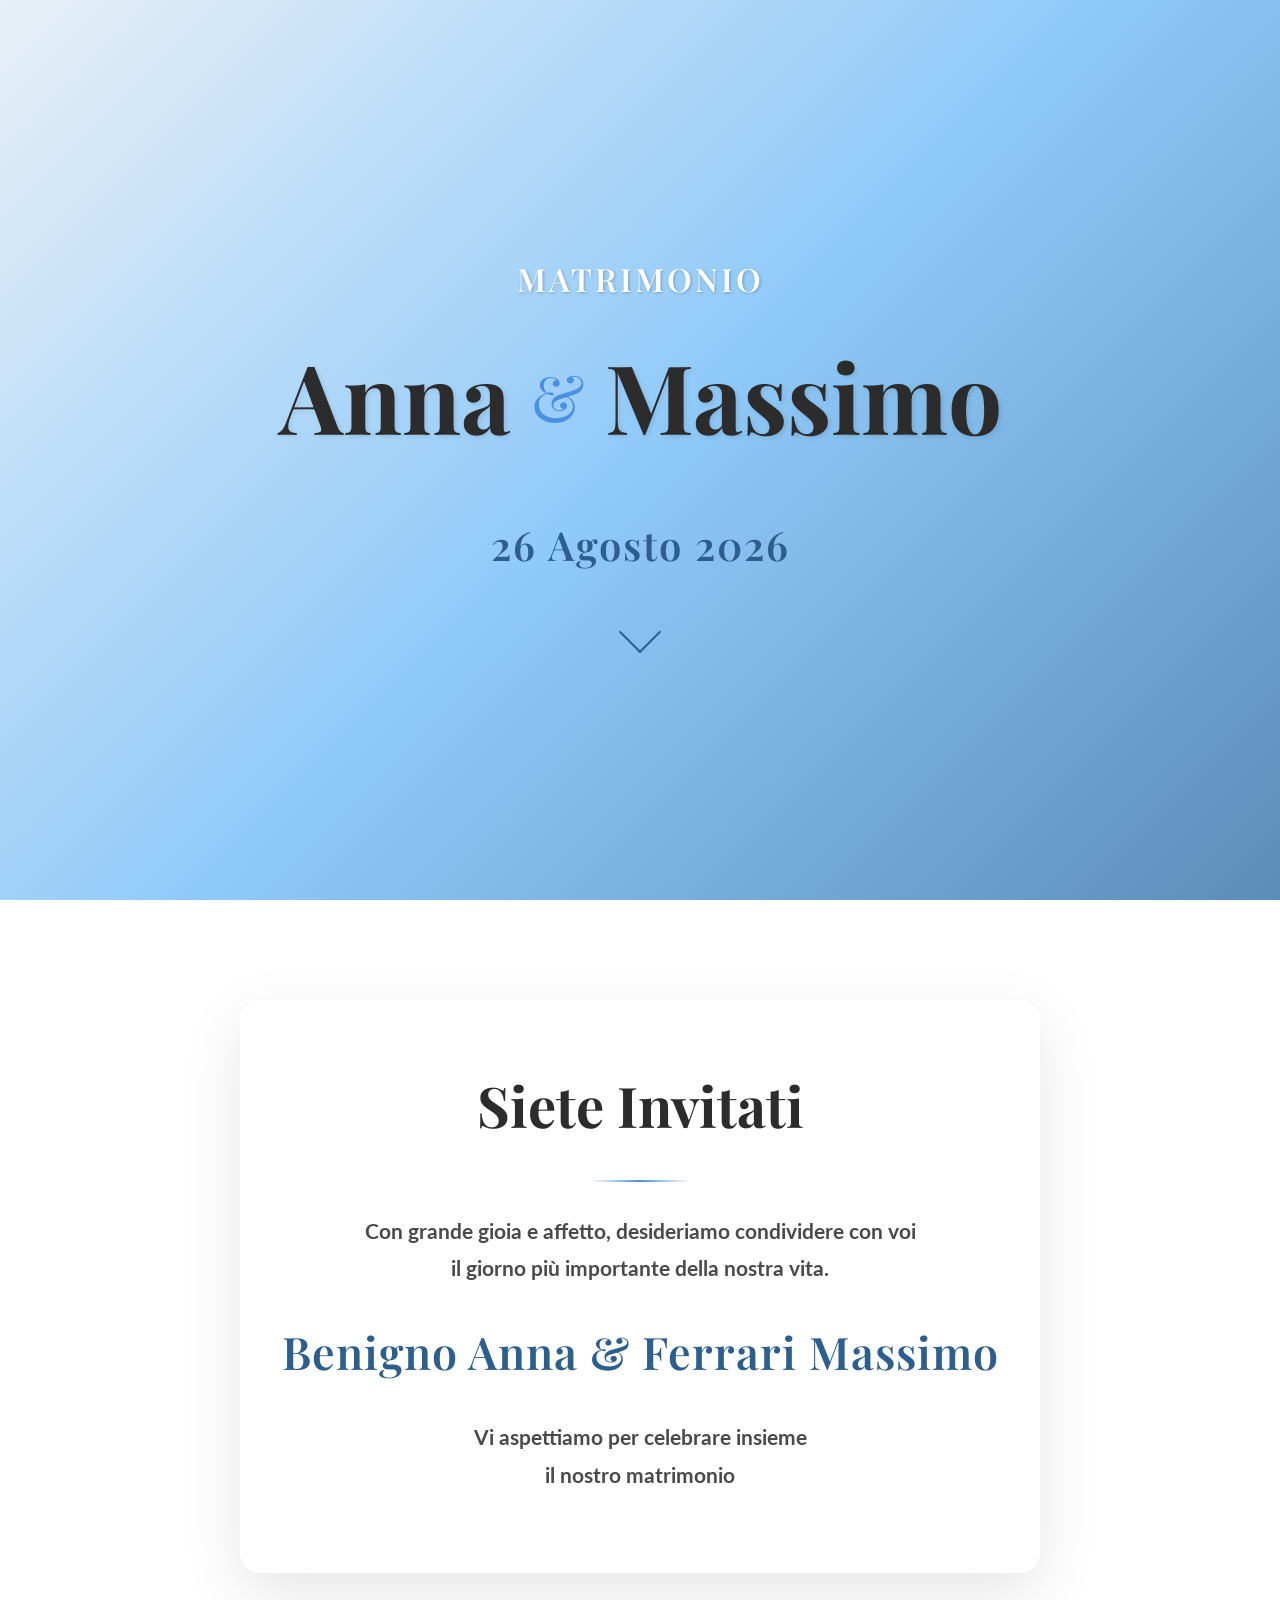
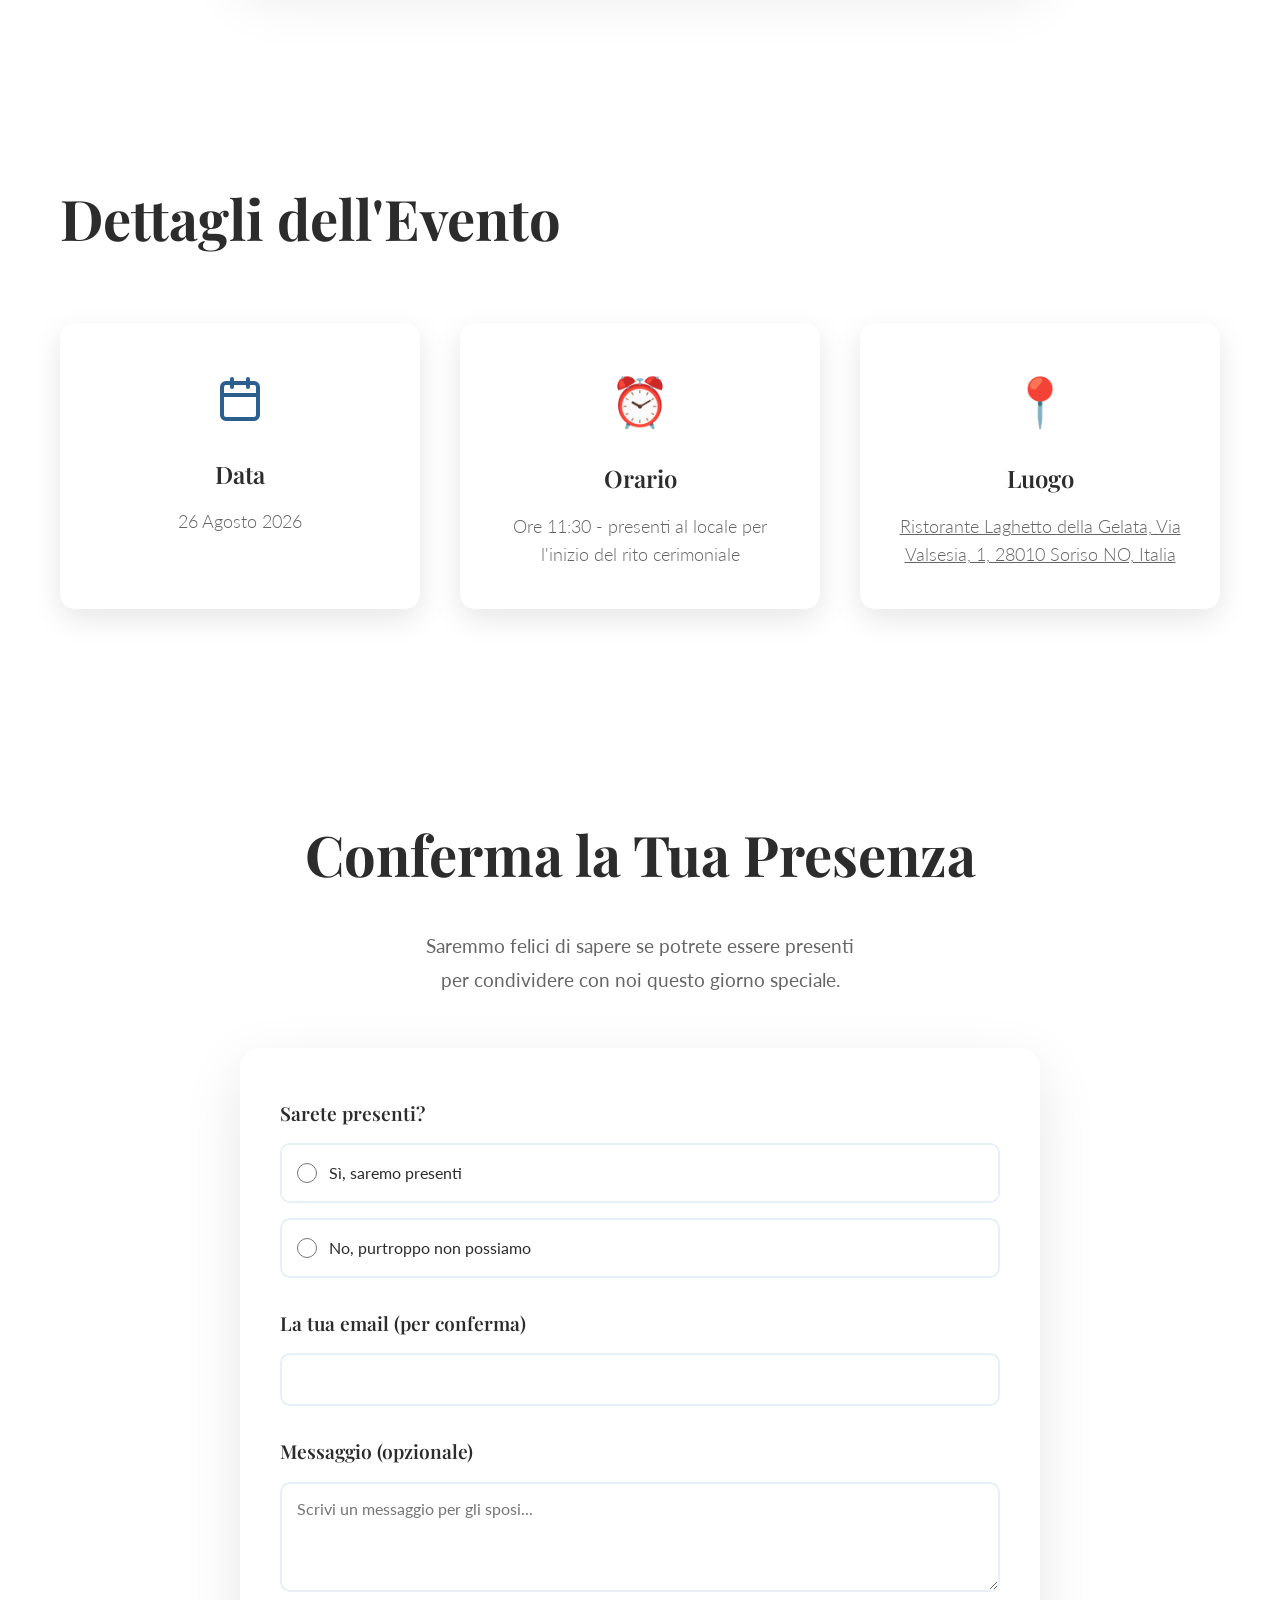
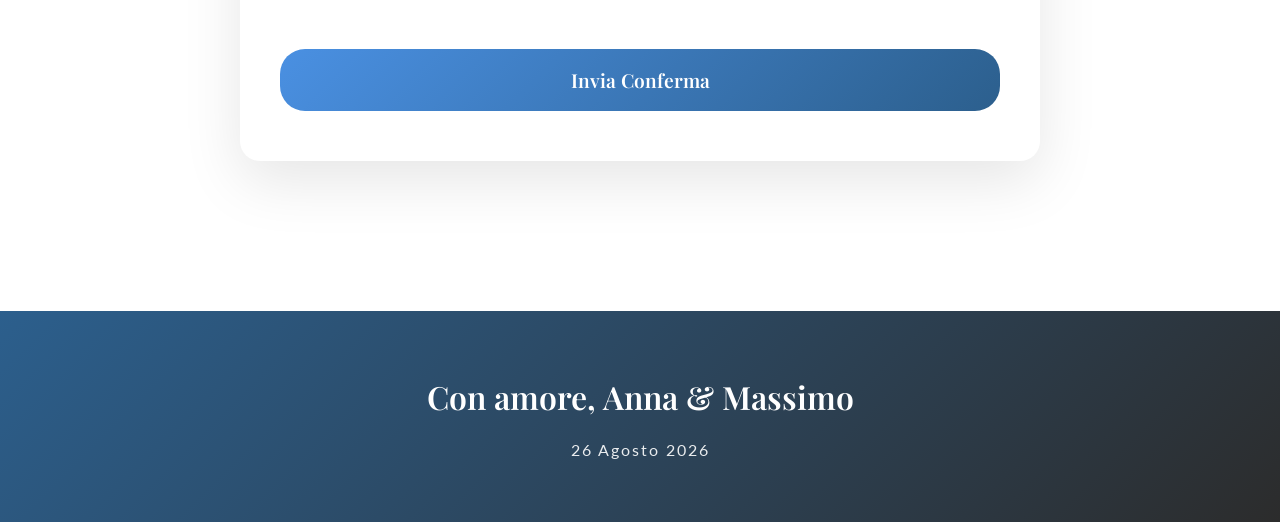
<file: index.html>
<!DOCTYPE html>
<html lang="it">
<head>
    <meta charset="UTF-8">
    <meta name="viewport" content="width=device-width, initial-scale=1.0">
    <meta name="description" content="Invito al matrimonio di Benigno Anna e Massimo Ferrari - 26 Agosto 2026">
    <title>Anna & Massimo - Il Nostro Matrimonio</title>
    <link rel="stylesheet" href="styles.css">
    <link rel="preconnect" href="https://fonts.googleapis.com">
    <link rel="preconnect" href="https://fonts.gstatic.com" crossorigin>
    <link href="https://fonts.googleapis.com/css2?family=Playfair+Display:wght@400;600;700&family=Lato:wght@300;400;700&display=swap" rel="stylesheet">
</head>
<body>
    <!-- Hero Section con animazione iniziale -->
    <section class="hero" id="hero">
        <div class="hero-overlay"></div>
        <div class="hero-content">
            <p class="wedding-subtitle">Matrimonio</p>
            <div class="names-container">
                <h1 class="name name-1">Anna</h1>
                <div class="ampersand">&</div>
                <h1 class="name name-2">Massimo</h1>
            </div>
            <div class="date-container">
                <p class="date-text">26 Agosto 2026</p>
            </div>
            <div class="scroll-indicator">
                <div class="scroll-arrow"></div>
            </div>
        </div>
        <div class="floating-hearts">
            <span class="heart">💕</span>
            <span class="heart">💕</span>
            <span class="heart">💕</span>
            <span class="heart">💕</span>
            <span class="heart">💕</span>
        </div>
    </section>

    <!-- Sezione Invito -->
    <section class="invitation-section" id="invitation">
        <div class="container">
            <div class="invitation-card">
                <div class="card-content">
                    <h2 class="section-title">Siete Invitati</h2>
                    <div class="divider"></div>
                    <p class="invitation-text">
                        Con grande gioia e affetto, desideriamo condividere con voi<br>
                        il giorno più importante della nostra vita.
                    </p>
                    <p class="couple-names">Benigno Anna & Ferrari Massimo</p>
                    <p class="invitation-text">
                        Vi aspettiamo per celebrare insieme<br>
                        il nostro matrimonio
                    </p>
                </div>
            </div>
        </div>
    </section>

    <!-- Sezione Dettagli Evento -->
    <section class="details-section" id="details">
        <div class="container">
            <h2 class="section-title">Dettagli dell'Evento</h2>
            <div class="details-grid">
                <div class="detail-card">
                    <div class="detail-icon detail-icon-calendar" aria-hidden="true">
                        <svg xmlns="http://www.w3.org/2000/svg" viewBox="0 0 24 24" fill="none" stroke="currentColor" stroke-width="2" stroke-linecap="round" stroke-linejoin="round">
                            <rect x="3" y="4" width="18" height="18" rx="2" ry="2"/>
                            <line x1="16" y1="2" x2="16" y2="6"/>
                            <line x1="8" y1="2" x2="8" y2="6"/>
                            <line x1="3" y1="10" x2="21" y2="10"/>
                        </svg>
                    </div>
                    <h3>Data</h3>
                    <p>26 Agosto 2026</p>
                </div>
                <div class="detail-card">
                    <div class="detail-icon">⏰</div>
                    <h3>Orario</h3>
                    <p>Ore 11:30 - presenti al locale per l'inizio del rito cerimoniale</p>
                </div>
                <div class="detail-card">
                    <div class="detail-icon">📍</div>
                    <h3>Luogo</h3>
                    <p>
                        <a href="https://www.google.com/maps?q=Ristorante+Laghetto+della+Gelata,+Via+Valsesia,+1,+28010+Soriso+NO,+Italia"
                           target="_blank" rel="noopener noreferrer"
                           style="color: inherit; text-decoration: underline;">
                            Ristorante Laghetto della Gelata, Via Valsesia, 1, 28010 Soriso NO, Italia
                        </a>
                    </p>
                </div>
            </div>
        </div>
    </section>

    <!-- Sezione Form Conferma Presenza -->
    <section class="contact-section" id="contact">
        <div class="container">
            <h2 class="section-title">Conferma la Tua Presenza</h2>
            <p class="contact-text">
                Saremmo felici di sapere se potrete essere presenti<br>
                per condividere con noi questo giorno speciale.
            </p>
            
            <form id="rsvpForm" class="rsvp-form">
                <!-- Presenza Sì/No -->
                <div class="form-group">
                    <label class="form-label">Sarete presenti?</label>
                    <div class="radio-group">
                        <label class="radio-label">
                            <input type="radio" name="presence" value="yes" required>
                            <span class="radio-custom">Sì, saremo presenti</span>
                        </label>
                        <label class="radio-label">
                            <input type="radio" name="presence" value="no" required>
                            <span class="radio-custom">No, purtroppo non possiamo</span>
                        </label>
                    </div>
                </div>

                <!-- Numero di presenti (solo se presenti = sì) -->
                <div class="form-group" id="numberGroup" style="display: none;">
                    <label for="numberOfGuests" class="form-label">Quante persone?</label>
                    <select id="numberOfGuests" name="numberOfGuests" class="form-input">
                        <option value="">Seleziona il numero</option>
                        <option value="1">1 persona</option>
                        <option value="2">2 persone</option>
                        <option value="3">3 persone</option>
                        <option value="4">4 persone</option>
                        <option value="5">5 persone</option>
                        <option value="6">6 persone</option>
                    </select>
                </div>

                <!-- Campi dinamici per nomi e allergie -->
                <div id="guestsContainer" class="guests-container"></div>

                <!-- Email di contatto -->
                <div class="form-group">
                    <label for="contactEmail" class="form-label">La tua email (per conferma)</label>
                    <input type="email" id="contactEmail" name="contactEmail" class="form-input" required>
                </div>

                <!-- Messaggio opzionale -->
                <div class="form-group">
                    <label for="message" class="form-label">Messaggio (opzionale)</label>
                    <textarea id="message" name="message" class="form-textarea" rows="4" placeholder="Scrivi un messaggio per gli sposi..."></textarea>
                </div>

                <!-- Bottone submit -->
                <button type="submit" class="submit-btn">
                    <span>Invia Conferma</span>
                </button>
            </form>

            <!-- Messaggio di successo -->
            <div id="successMessage" class="success-message" style="display: none;">
                <div class="success-icon">✓</div>
                <h3>Grazie per la tua conferma!</h3>
                <p>La tua risposta è stata registrata con successo.</p>
            </div>
        </div>
    </section>

    <!-- Footer -->
    <footer class="footer">
        <div class="container">
            <p class="footer-text">Con amore, Anna & Massimo</p>
            <p class="footer-date">26 Agosto 2026</p>
        </div>
    </footer>

    <script src="script.js"></script>
</body>
</html>
</file>
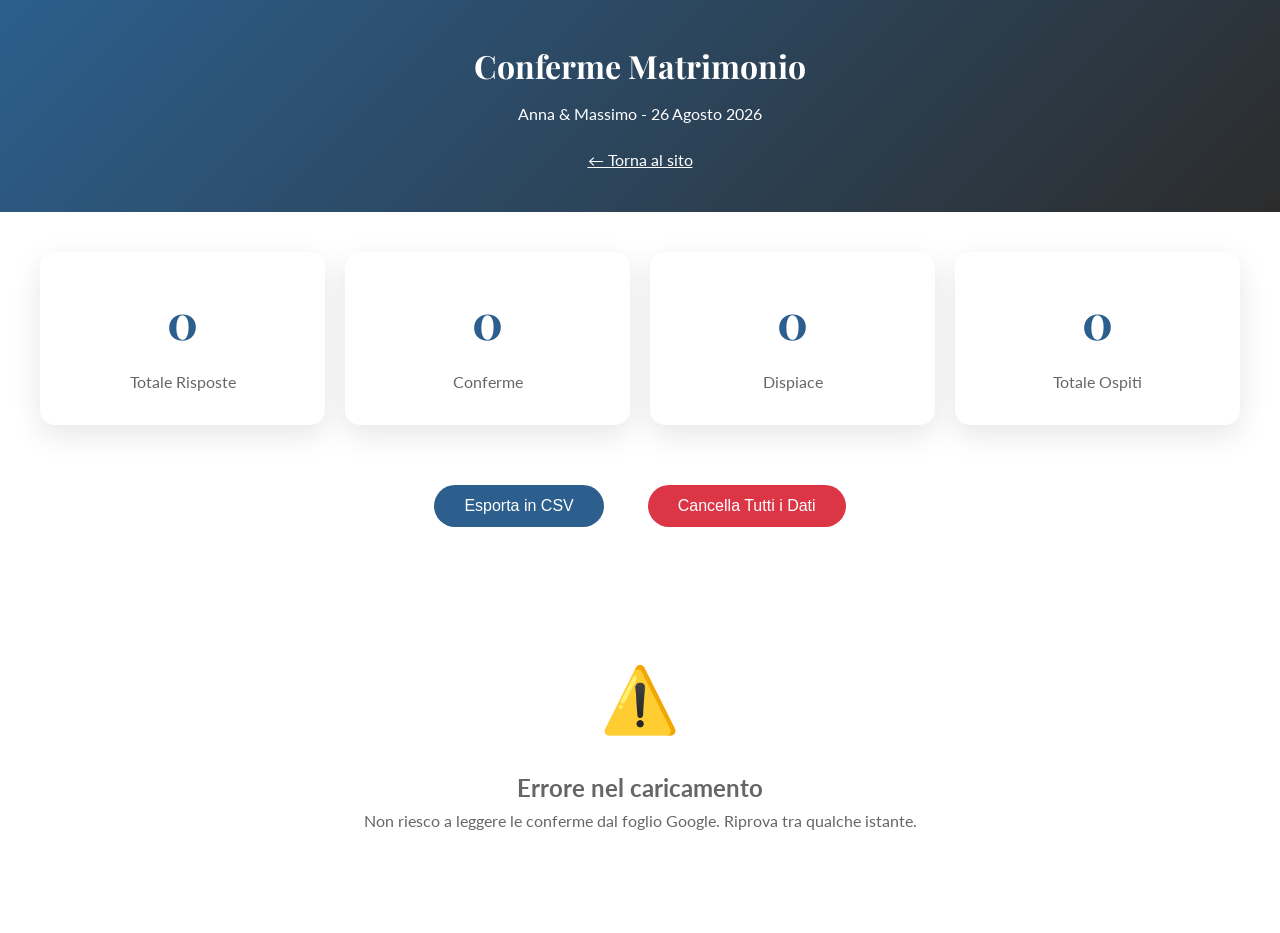
<file: admin.html>
<!DOCTYPE html>
<html lang="it">
<head>
    <meta charset="UTF-8">
    <meta name="viewport" content="width=device-width, initial-scale=1.0">
    <title>Conferme Matrimonio - Admin</title>
    <link rel="stylesheet" href="styles.css">
    <link rel="preconnect" href="https://fonts.googleapis.com">
    <link rel="preconnect" href="https://fonts.gstatic.com" crossorigin>
    <link href="https://fonts.googleapis.com/css2?family=Playfair+Display:wght@400;600;700&family=Lato:wght@300;400;700&display=swap" rel="stylesheet">
    <style>
        .admin-header {
            background: linear-gradient(135deg, var(--secondary-color) 0%, var(--text-dark) 100%);
            color: var(--white);
            padding: 40px 20px;
            text-align: center;
        }
        .admin-header h1 {
            font-family: var(--font-serif);
            margin-bottom: 10px;
        }
        .stats-container {
            display: grid;
            grid-template-columns: repeat(auto-fit, minmax(200px, 1fr));
            gap: 20px;
            margin: 40px 20px;
            max-width: 1200px;
            margin-left: auto;
            margin-right: auto;
        }
        .stat-card {
            background: var(--white);
            padding: 30px;
            border-radius: 15px;
            box-shadow: 0 10px 30px var(--shadow);
            text-align: center;
        }
        .stat-number {
            font-size: 3rem;
            font-weight: 700;
            color: var(--secondary-color);
            font-family: var(--font-serif);
        }
        .stat-label {
            color: var(--text-light);
            margin-top: 10px;
        }
        .rsvps-container {
            max-width: 1200px;
            margin: 40px auto;
            padding: 0 20px;
        }
        .rsvp-item {
            background: var(--white);
            padding: 30px;
            margin-bottom: 20px;
            border-radius: 15px;
            box-shadow: 0 5px 15px var(--shadow);
            border-left: 4px solid var(--gold);
        }
        .rsvp-header {
            display: flex;
            justify-content: space-between;
            align-items: center;
            margin-bottom: 20px;
            flex-wrap: wrap;
            gap: 10px;
        }
        .rsvp-status {
            padding: 8px 20px;
            border-radius: 20px;
            font-weight: 600;
            font-size: 0.9rem;
        }
        .status-yes {
            background: #d4edda;
            color: #155724;
        }
        .status-no {
            background: #f8d7da;
            color: #721c24;
        }
        .guest-list {
            margin-top: 20px;
        }
        .guest-item {
            padding: 15px;
            background: var(--accent-color);
            margin-bottom: 10px;
            border-radius: 10px;
            display: grid;
            grid-template-columns: 1fr 1fr auto;
            gap: 15px;
            align-items: center;
        }
        .guest-name {
            font-weight: 600;
            color: var(--text-dark);
        }
        .guest-allergies {
            color: var(--text-light);
            font-style: italic;
        }
        .no-allergies {
            color: #999;
            font-size: 0.9rem;
        }
        .rsvp-message {
            margin-top: 15px;
            padding: 15px;
            background: #f8f9fa;
            border-radius: 8px;
            font-style: italic;
            color: var(--text-light);
        }
        .empty-state {
            text-align: center;
            padding: 60px 20px;
            color: var(--text-light);
        }
        .empty-state-icon {
            font-size: 4rem;
            margin-bottom: 20px;
        }
        .export-btn {
            background: var(--secondary-color);
            color: var(--white);
            border: none;
            padding: 12px 30px;
            border-radius: 25px;
            cursor: pointer;
            font-size: 1rem;
            margin: 20px;
            transition: background 0.3s;
        }
        .export-btn:hover {
            background: var(--text-dark);
        }
        @media (max-width: 768px) {
            .guest-item {
                grid-template-columns: 1fr;
                gap: 10px;
            }
            .rsvp-header {
                flex-direction: column;
                align-items: flex-start;
            }
        }
    </style>
</head>
<body>
    <div class="admin-header">
        <h1>Conferme Matrimonio</h1>
        <p>Anna & Massimo - 26 Agosto 2026</p>
        <a href="index.html" style="color: var(--white); text-decoration: underline; margin-top: 20px; display: inline-block;">← Torna al sito</a>
    </div>

    <div class="stats-container">
        <div class="stat-card">
            <div class="stat-number" id="totalRSVPs">0</div>
            <div class="stat-label">Totale Risposte</div>
        </div>
        <div class="stat-card">
            <div class="stat-number" id="totalYes">0</div>
            <div class="stat-label">Conferme</div>
        </div>
        <div class="stat-card">
            <div class="stat-number" id="totalNo">0</div>
            <div class="stat-label">Dispiace</div>
        </div>
        <div class="stat-card">
            <div class="stat-number" id="totalGuests">0</div>
            <div class="stat-label">Totale Ospiti</div>
        </div>
    </div>

    <div style="text-align: center;">
        <button class="export-btn" onclick="exportToCSV()">Esporta in CSV</button>
        <button class="export-btn" onclick="clearAllData()" style="background: #dc3545;">Cancella Tutti i Dati</button>
    </div>

    <div class="rsvps-container" id="rsvpsContainer">
        <!-- Le conferme verranno caricate qui dinamicamente -->
    </div>

    <script src="admin.js"></script>
</body>
</html>
</file>
<file: styles.css>
/* Reset e Variabili */
* {
    margin: 0;
    padding: 0;
    box-sizing: border-box;
}

:root {
    --primary-color: #5b8db8;
    --secondary-color: #2c5f8d;
    --accent-color: #e8f0f7;
    --text-dark: #2c2c2c;
    --text-light: #666;
    --white: #ffffff;
    --gold: #4a90e2;
    --shadow: rgba(0, 0, 0, 0.1);
    --font-serif: 'Playfair Display', serif;
    --font-sans: 'Lato', sans-serif;
}

body {
    font-family: var(--font-sans);
    color: var(--text-dark);
    line-height: 1.6;
    overflow-x: hidden;
}

.container {
    max-width: 1200px;
    margin: 0 auto;
    padding: 0 20px;
}

/* Hero Section */
.hero {
    position: relative;
    height: 100vh;
    display: flex;
    align-items: center;
    justify-content: center;
    background: linear-gradient(135deg, #e8f0f7 0%, #90caf9 50%, #5b8db8 100%);
    overflow: hidden;
}

.hero-overlay {
    position: absolute;
    top: 0;
    left: 0;
    width: 100%;
    height: 100%;
    background: url('data:image/svg+xml,<svg width="100" height="100" xmlns="http://www.w3.org/2000/svg"><defs><pattern id="grain" width="100" height="100" patternUnits="userSpaceOnUse"><circle cx="25" cy="25" r="1" fill="%23ffffff" opacity="0.1"/><circle cx="75" cy="75" r="1" fill="%23ffffff" opacity="0.1"/></pattern></defs><rect width="100" height="100" fill="url(%23grain)"/></svg>');
    opacity: 0.3;
}

.hero-content {
    position: relative;
    z-index: 2;
    text-align: center;
    animation: fadeInUp 1.5s ease-out;
}

.names-container {
    display: flex;
    align-items: center;
    justify-content: center;
    flex-wrap: wrap;
    gap: 20px;
    margin-bottom: 30px;
}

.wedding-subtitle {
    font-family: var(--font-serif);
    font-size: clamp(1.2rem, 3vw, 2rem);
    color: #ffffff;
    font-weight: 600;
    letter-spacing: 3px;
    text-transform: uppercase;
    text-shadow: 1px 1px 3px rgba(0, 0, 0, 0.25);
    opacity: 0;
    margin-bottom: 15px;
    animation: fadeIn 1s ease-out 1s forwards;
}

.name {
    font-family: var(--font-serif);
    font-size: clamp(3rem, 8vw, 6rem);
    font-weight: 700;
    color: var(--text-dark);
    opacity: 0;
    animation: slideInFade 1s ease-out forwards;
    text-shadow: 2px 2px 4px rgba(0, 0, 0, 0.1);
}

.name-1 {
    animation-delay: 0.3s;
}

.name-2 {
    animation-delay: 0.6s;
}

.ampersand {
    font-family: var(--font-serif);
    font-size: clamp(2rem, 6vw, 4rem);
    color: var(--gold);
    font-weight: 400;
    opacity: 0;
    animation: scaleIn 0.8s ease-out 0.9s forwards;
    transform: scale(0);
}

.date-container {
    margin-top: 40px;
    opacity: 0;
    animation: fadeIn 1s ease-out 1.2s forwards;
}

.date-text {
    font-family: var(--font-serif);
    font-size: clamp(1.5rem, 4vw, 2.5rem);
    color: var(--secondary-color);
    font-weight: 600;
    letter-spacing: 2px;
}

.scroll-indicator {
    margin: 40px auto 0;
    width: 30px;
    opacity: 0;
    animation: fadeIn 1s ease-out 2s forwards;
}

.scroll-arrow {
    width: 30px;
    height: 30px;
    border-right: 2px solid var(--secondary-color);
    border-bottom: 2px solid var(--secondary-color);
    transform: rotate(45deg);
    animation: bounce 2s infinite;
}

/* Floating Hearts Animation */
.floating-hearts {
    position: absolute;
    width: 100%;
    height: 100%;
    overflow: hidden;
    z-index: 1;
}

.heart {
    position: absolute;
    font-size: 20px;
    opacity: 0;
    animation: float 15s infinite;
}

.heart:nth-child(1) {
    left: 10%;
    animation-delay: 0s;
    animation-duration: 12s;
}

.heart:nth-child(2) {
    left: 30%;
    animation-delay: 2s;
    animation-duration: 14s;
}

.heart:nth-child(3) {
    left: 50%;
    animation-delay: 4s;
    animation-duration: 13s;
}

.heart:nth-child(4) {
    left: 70%;
    animation-delay: 1s;
    animation-duration: 15s;
}

.heart:nth-child(5) {
    left: 90%;
    animation-delay: 3s;
    animation-duration: 11s;
}

/* Sezione Invito */
.invitation-section {
    padding: 100px 20px;
    background: var(--white);
    position: relative;
}

.invitation-card {
    max-width: 800px;
    margin: 0 auto;
    padding: 60px 40px;
    background: #ffffff;
    border-radius: 20px;
    box-shadow: 0 20px 60px var(--shadow);
    text-align: center;
    position: relative;
    overflow: hidden;
}

.invitation-card::before {
    content: '';
    position: absolute;
    top: -50%;
    left: -50%;
    width: 200%;
    height: 200%;
    background: radial-gradient(circle, rgba(232, 240, 247, 0.2) 0%, transparent 70%);
    opacity: 0.15;
    animation: rotate 20s linear infinite;
}

.card-content {
    position: relative;
    z-index: 1;
}

.section-title {
    font-family: var(--font-serif);
    font-size: clamp(2rem, 5vw, 3.5rem);
    color: var(--text-dark);
    margin-bottom: 30px;
    font-weight: 700;
}

.divider {
    width: 100px;
    height: 2px;
    background: linear-gradient(to right, transparent, var(--gold), transparent);
    margin: 30px auto;
}

.invitation-text {
    font-size: clamp(1rem, 2.5vw, 1.3rem);
    color: #4a4a4a;
    font-weight: 700;
    line-height: 1.8;
    margin: 20px 0;
}

.couple-names {
    font-family: var(--font-serif);
    font-size: clamp(1.8rem, 4vw, 2.8rem);
    color: var(--secondary-color);
    margin: 30px 0;
    font-weight: 600;
    letter-spacing: 1px;
}

/* Sezione Dettagli */
.details-section {
    padding: 100px 20px;
    background: #ffffff;
}

.details-grid {
    display: grid;
    grid-template-columns: repeat(auto-fit, minmax(250px, 1fr));
    gap: 40px;
    margin-top: 60px;
}

.detail-card {
    background: var(--white);
    padding: 40px 30px;
    border-radius: 15px;
    text-align: center;
    box-shadow: 0 10px 30px var(--shadow);
    transition: transform 0.3s ease, box-shadow 0.3s ease;
}

.detail-card:hover {
    transform: translateY(-10px);
    box-shadow: 0 15px 40px rgba(0, 0, 0, 0.15);
}

.detail-icon {
    display: block;
    width: 100%;
    text-align: center;
    font-size: 3rem;
    min-height: 4.5rem;
    margin-bottom: 20px;
    animation: pulse 2s ease-in-out infinite;
}

.detail-icon-calendar {
    display: flex;
    align-items: center;
    justify-content: center;
    width: 100%;
    min-height: 4.5rem;
    margin-bottom: 20px;
    font-size: 0;
}

.detail-icon-calendar svg {
    width: 3rem;
    height: 3rem;
    color: var(--secondary-color);
}

.detail-card h3 {
    font-family: var(--font-serif);
    font-size: 1.5rem;
    color: var(--text-dark);
    margin-bottom: 15px;
    font-weight: 600;
    text-align: center;
}

.detail-card p {
    font-size: 1.1rem;
    color: var(--text-light);
    font-weight: 300;
}

/* Sezione Contatti */
.contact-section {
    padding: 100px 20px;
    background: var(--white);
    text-align: center;
}

.contact-text {
    font-size: clamp(1rem, 2.5vw, 1.2rem);
    color: var(--text-light);
    line-height: 1.8;
    margin: 30px 0;
    max-width: 600px;
    margin-left: auto;
    margin-right: auto;
}

/* Form RSVP */
.rsvp-form {
    max-width: 800px;
    margin: 50px auto;
    background: #ffffff;
    padding: 50px 40px;
    border-radius: 20px;
    box-shadow: 0 20px 60px var(--shadow);
    text-align: left;
}

.form-group {
    margin-bottom: 30px;
}

.form-label {
    display: block;
    font-family: var(--font-serif);
    font-size: 1.2rem;
    color: var(--text-dark);
    margin-bottom: 15px;
    font-weight: 600;
}

.radio-group {
    display: flex;
    flex-direction: column;
    gap: 15px;
}

.radio-label {
    display: flex;
    align-items: center;
    cursor: pointer;
    padding: 15px;
    background: var(--white);
    border: 2px solid var(--accent-color);
    border-radius: 10px;
    transition: all 0.3s ease;
}

.radio-label:hover {
    border-color: var(--gold);
    background: #ffffff;
}

.radio-label input[type="radio"] {
    margin-right: 12px;
    width: 20px;
    height: 20px;
    cursor: pointer;
    accent-color: var(--gold);
}

.radio-custom {
    font-size: 1rem;
    color: var(--text-dark);
}

.radio-label input[type="radio"]:checked + .radio-custom {
    color: var(--secondary-color);
    font-weight: 600;
}

.form-input,
.form-textarea {
    width: 100%;
    padding: 15px;
    border: 2px solid var(--accent-color);
    border-radius: 10px;
    font-family: var(--font-sans);
    font-size: 1rem;
    color: var(--text-dark);
    background: var(--white);
    transition: border-color 0.3s ease;
}

.form-input:focus,
.form-textarea:focus {
    outline: none;
    border-color: var(--gold);
    box-shadow: 0 0 0 3px rgba(91, 141, 184, 0.1);
}

.form-textarea {
    resize: vertical;
    min-height: 100px;
}

.guests-container {
    margin-top: 30px;
}

.guest-fields {
    background: var(--accent-color);
    padding: 25px;
    border-radius: 15px;
    margin-bottom: 20px;
    animation: slideIn 0.3s ease-out;
}

.guest-title {
    font-family: var(--font-serif);
    font-size: 1.3rem;
    color: var(--secondary-color);
    margin-bottom: 20px;
    font-weight: 600;
}

.guest-row {
    display: grid;
    grid-template-columns: 1fr 1fr 1.5fr;
    gap: 15px;
    margin-bottom: 15px;
    align-items: start;
}

.guest-field {
    display: flex;
    flex-direction: column;
}

.guest-field label {
    font-size: 0.9rem;
    color: var(--text-light);
    margin-bottom: 8px;
    font-weight: 400;
}

.guest-field input {
    padding: 12px;
    border: 2px solid var(--white);
    border-radius: 8px;
    font-family: var(--font-sans);
    font-size: 0.95rem;
    background: var(--white);
    transition: border-color 0.3s ease;
}

.guest-field input:focus {
    outline: none;
    border-color: var(--gold);
}

.submit-btn {
    width: 100%;
    padding: 18px;
    background: linear-gradient(135deg, var(--gold) 0%, var(--secondary-color) 100%);
    color: var(--white);
    border: none;
    border-radius: 25px;
    font-family: var(--font-serif);
    font-size: 1.2rem;
    font-weight: 600;
    cursor: pointer;
    transition: transform 0.3s ease, box-shadow 0.3s ease;
    margin-top: 20px;
}

.submit-btn:hover {
    transform: translateY(-2px);
    box-shadow: 0 10px 25px rgba(44, 95, 141, 0.3);
}

.submit-btn:active {
    transform: translateY(0);
}

.success-message {
    max-width: 600px;
    margin: 50px auto;
    padding: 50px;
    background: linear-gradient(135deg, #e8f0f7 0%, #90caf9 100%);
    border-radius: 20px;
    text-align: center;
    animation: fadeInUp 0.5s ease-out;
}

.success-icon {
    width: 80px;
    height: 80px;
    background: #2c5f8d;
    color: var(--white);
    border-radius: 50%;
    display: flex;
    align-items: center;
    justify-content: center;
    font-size: 3rem;
    margin: 0 auto 20px;
    font-weight: bold;
}

.success-message h3 {
    font-family: var(--font-serif);
    font-size: 2rem;
    color: #2c5f8d;
    margin-bottom: 15px;
}

.success-message p {
    color: #2c5f8d;
    font-size: 1.1rem;
}

.admin-link {
    transition: opacity 0.3s ease;
}

.admin-link:hover {
    opacity: 1;
}

@keyframes slideIn {
    from {
        opacity: 0;
        transform: translateY(-10px);
    }
    to {
        opacity: 1;
        transform: translateY(0);
    }
}

@media (max-width: 768px) {
    .rsvp-form {
        padding: 30px 25px;
    }

    .guest-row {
        grid-template-columns: 1fr;
        gap: 15px;
    }

    .radio-group {
        gap: 10px;
    }
}

/* Footer */
.footer {
    padding: 60px 20px;
    background: linear-gradient(135deg, var(--secondary-color) 0%, var(--text-dark) 100%);
    color: var(--white);
    text-align: center;
}

.footer-text {
    font-family: var(--font-serif);
    font-size: clamp(1.5rem, 3vw, 2rem);
    margin-bottom: 15px;
    font-weight: 600;
}

.footer-date {
    font-size: 1rem;
    opacity: 0.9;
    letter-spacing: 2px;
}

/* Animazioni */
@keyframes fadeInUp {
    from {
        opacity: 0;
        transform: translateY(30px);
    }
    to {
        opacity: 1;
        transform: translateY(0);
    }
}

@keyframes slideInFade {
    from {
        opacity: 0;
        transform: translateX(-50px);
    }
    to {
        opacity: 1;
        transform: translateX(0);
    }
}

@keyframes scaleIn {
    from {
        opacity: 0;
        transform: scale(0);
    }
    to {
        opacity: 1;
        transform: scale(1);
    }
}

@keyframes fadeIn {
    from {
        opacity: 0;
    }
    to {
        opacity: 1;
    }
}

@keyframes bounce {
    0%, 20%, 50%, 80%, 100% {
        transform: translateY(0) rotate(45deg);
    }
    40% {
        transform: translateY(-10px) rotate(45deg);
    }
    60% {
        transform: translateY(-5px) rotate(45deg);
    }
}

@keyframes float {
    0% {
        transform: translateY(100vh) rotate(0deg);
        opacity: 0;
    }
    10% {
        opacity: 1;
    }
    90% {
        opacity: 1;
    }
    100% {
        transform: translateY(-100px) rotate(360deg);
        opacity: 0;
    }
}

@keyframes rotate {
    from {
        transform: rotate(0deg);
    }
    to {
        transform: rotate(360deg);
    }
}

@keyframes pulse {
    0%, 100% {
        transform: scale(1);
    }
    50% {
        transform: scale(1.1);
    }
}

/* Animazioni al scroll */
.fade-in {
    opacity: 0;
    transform: translateY(30px);
    transition: opacity 0.8s ease-out, transform 0.8s ease-out;
}

.fade-in.visible {
    opacity: 1;
    transform: translateY(0);
}

/* Responsive Design */
@media (max-width: 768px) {
    .hero {
        height: 100vh;
        min-height: 600px;
    }

    .names-container {
        flex-direction: column;
        gap: 10px;
    }

    .ampersand {
        font-size: 2rem;
    }

    .invitation-card {
        padding: 40px 25px;
    }

    .details-grid {
        grid-template-columns: 1fr;
        gap: 30px;
    }

    .contact-info {
        padding: 30px 20px;
    }
}

@media (max-width: 480px) {
    .hero {
        padding: 20px;
    }

    .invitation-card {
        padding: 30px 20px;
    }

    .details-section,
    .invitation-section,
    .contact-section {
        padding: 60px 20px;
    }
}

/* Smooth Scroll */
html {
    scroll-behavior: smooth;
}
</file>
